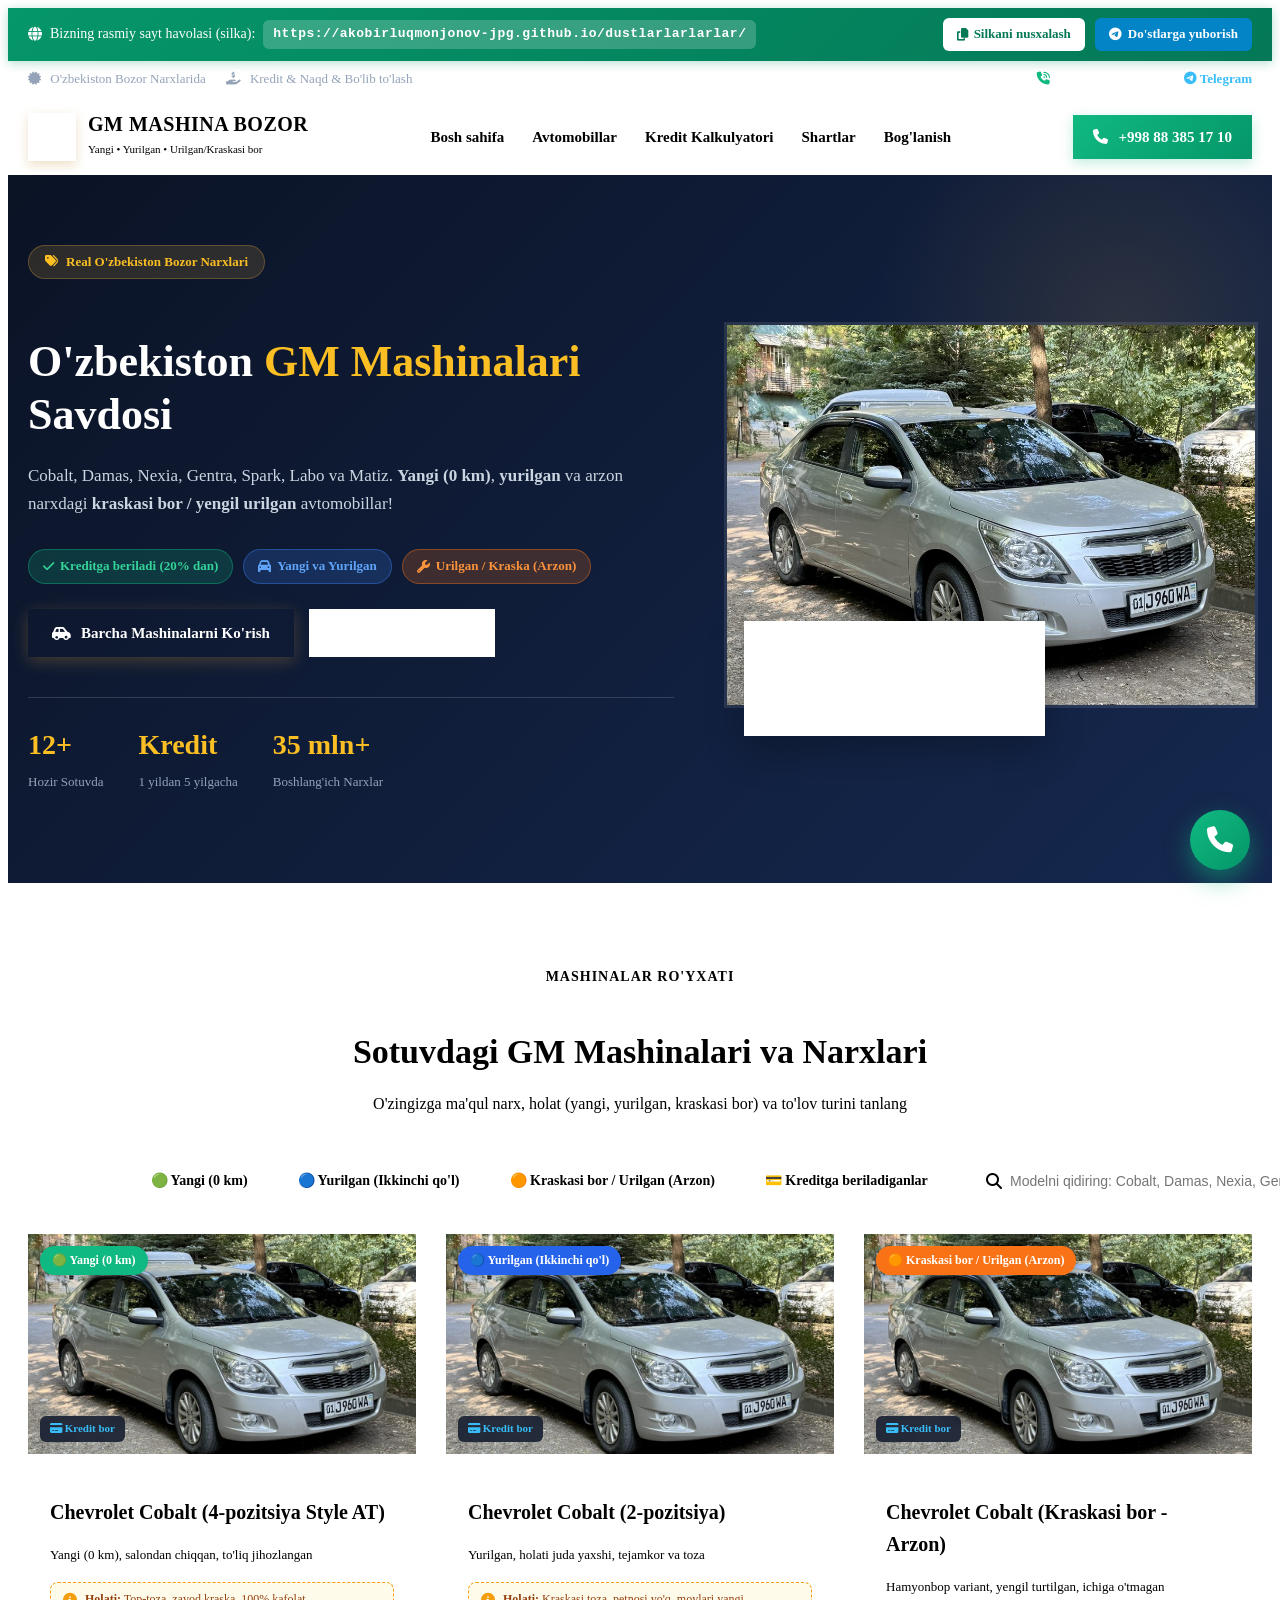
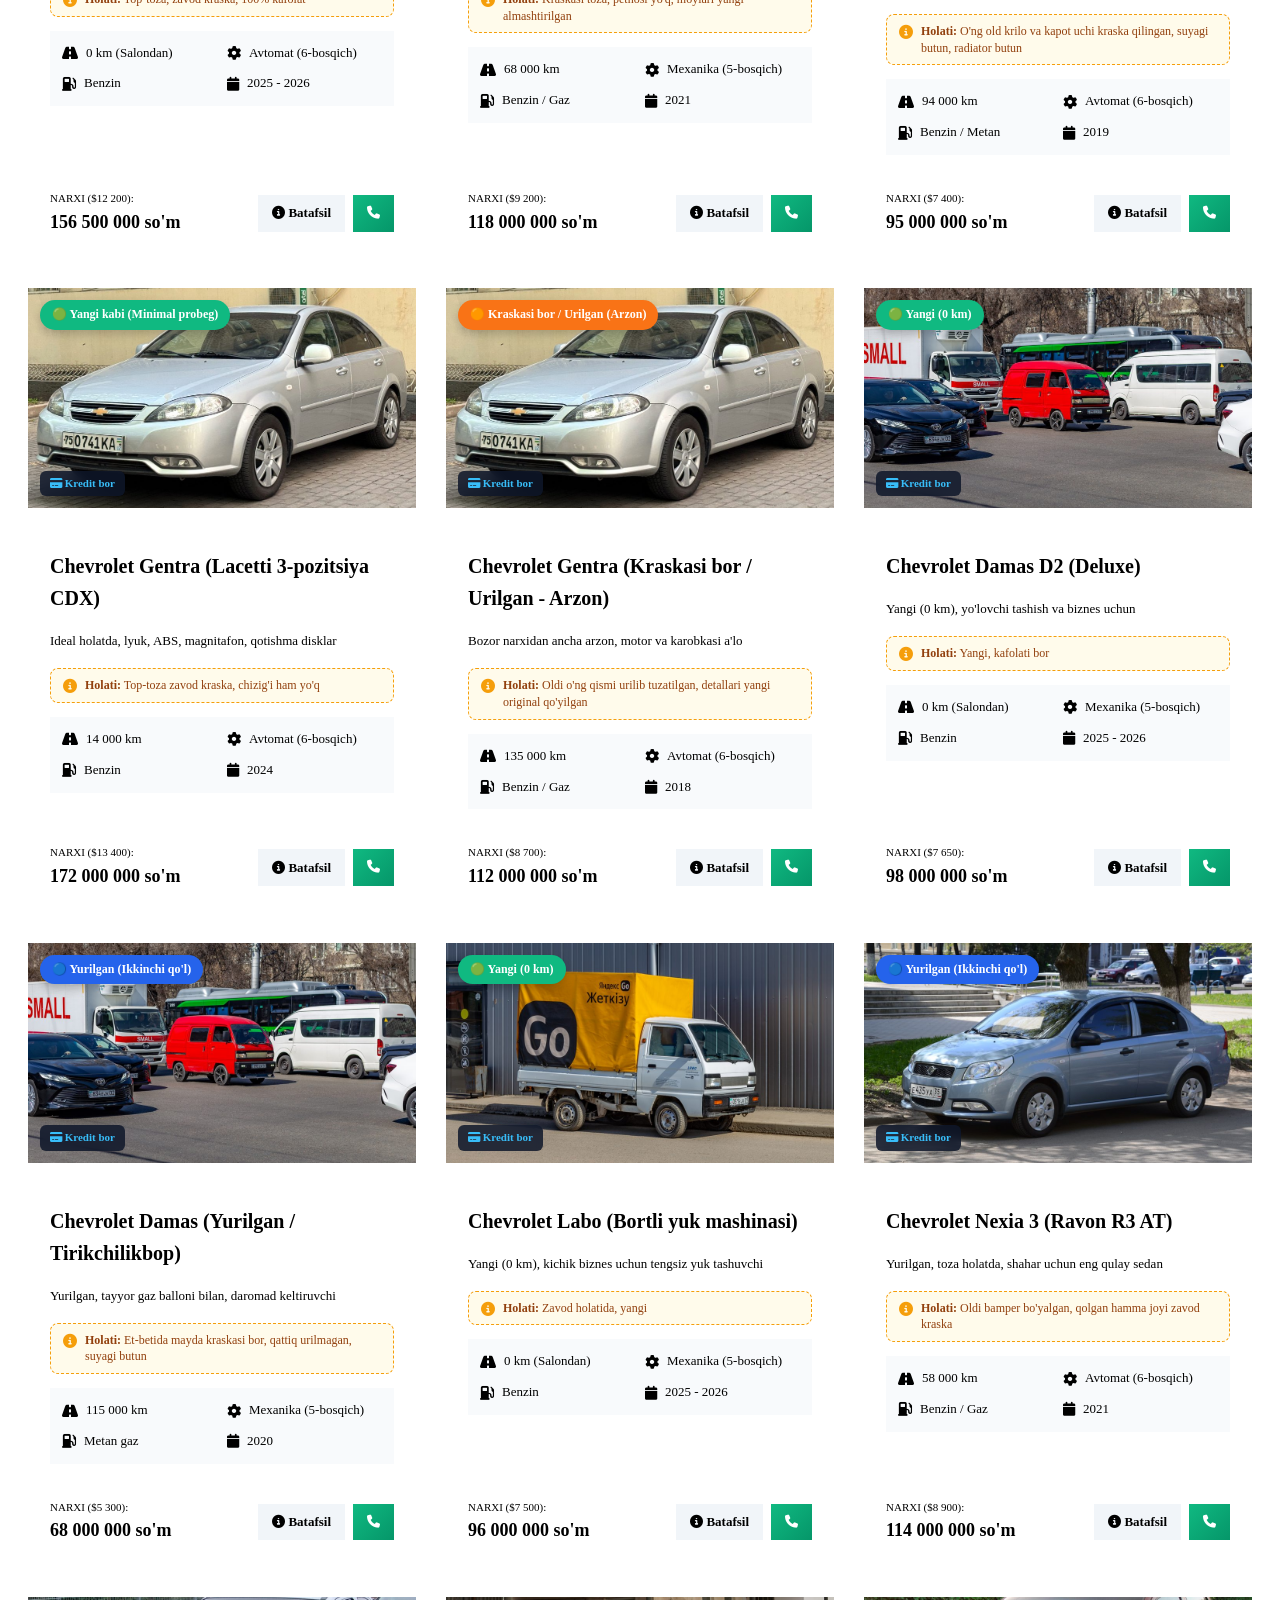
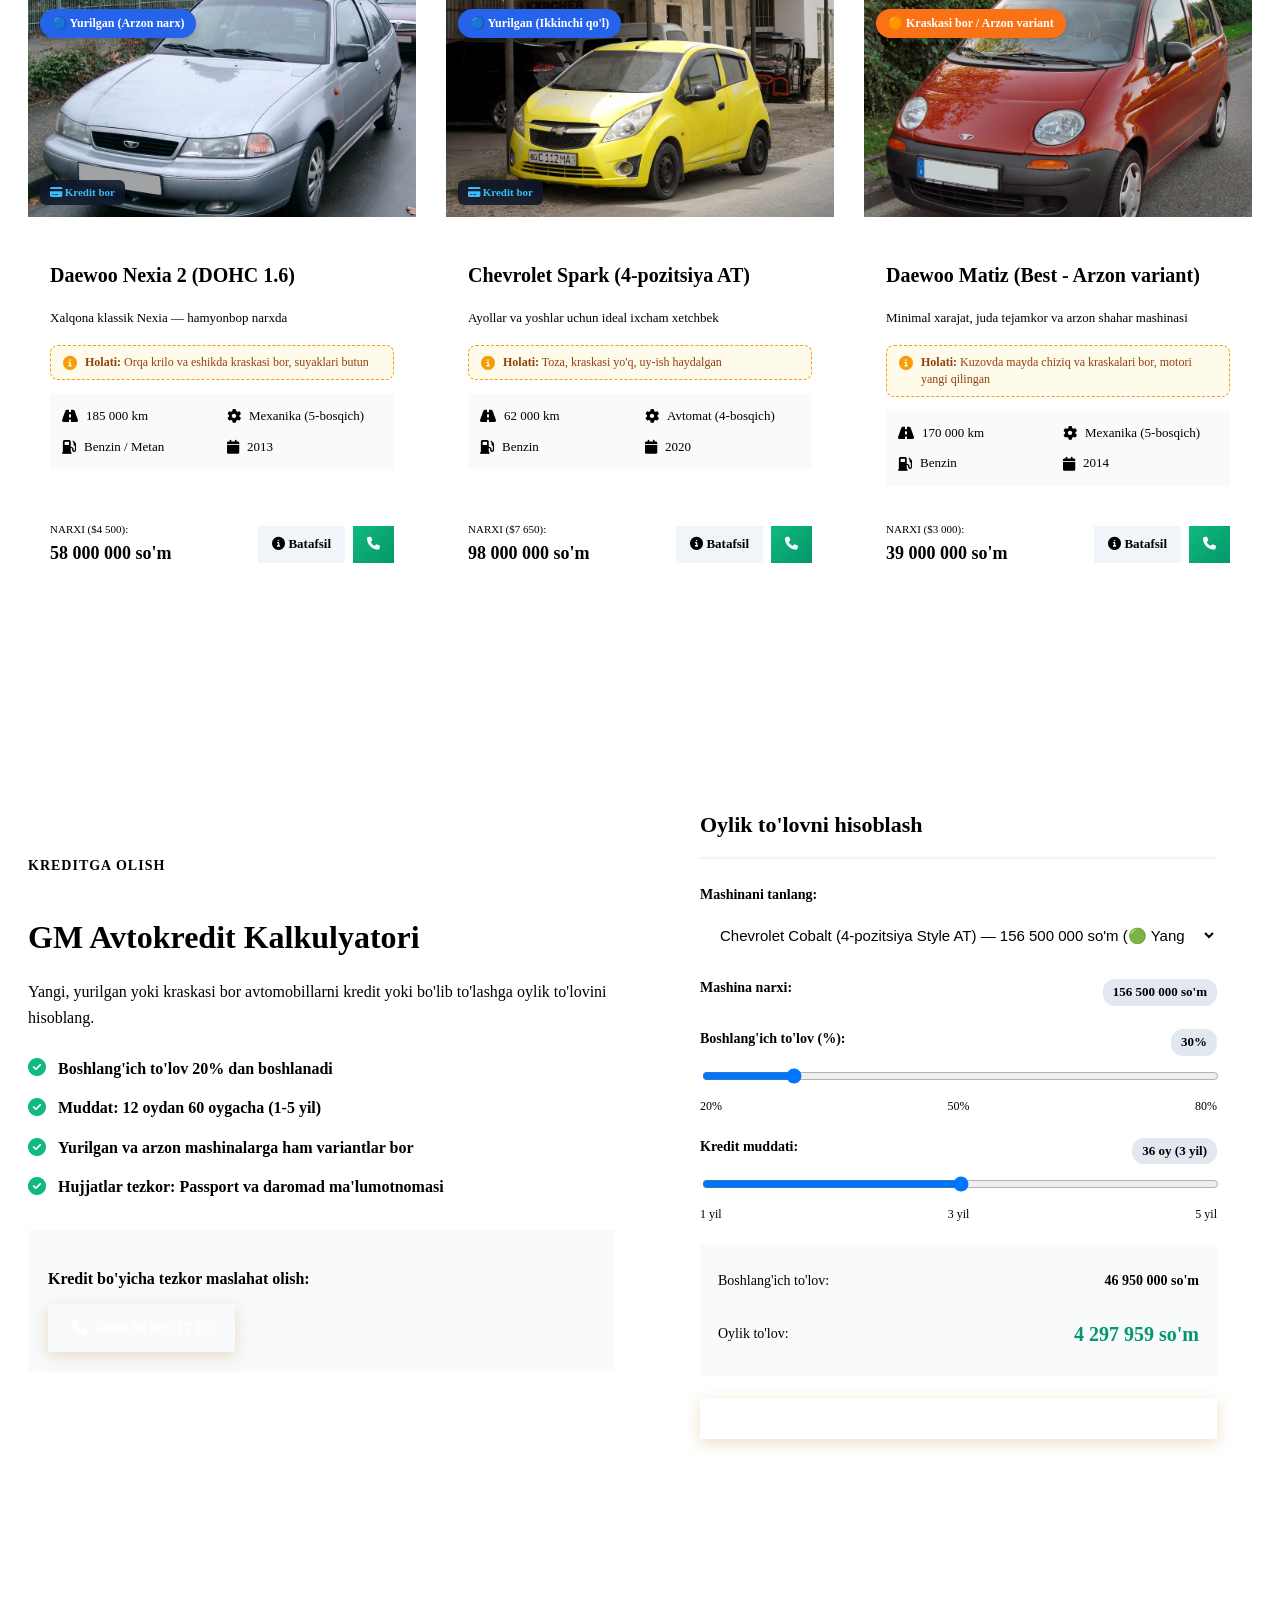
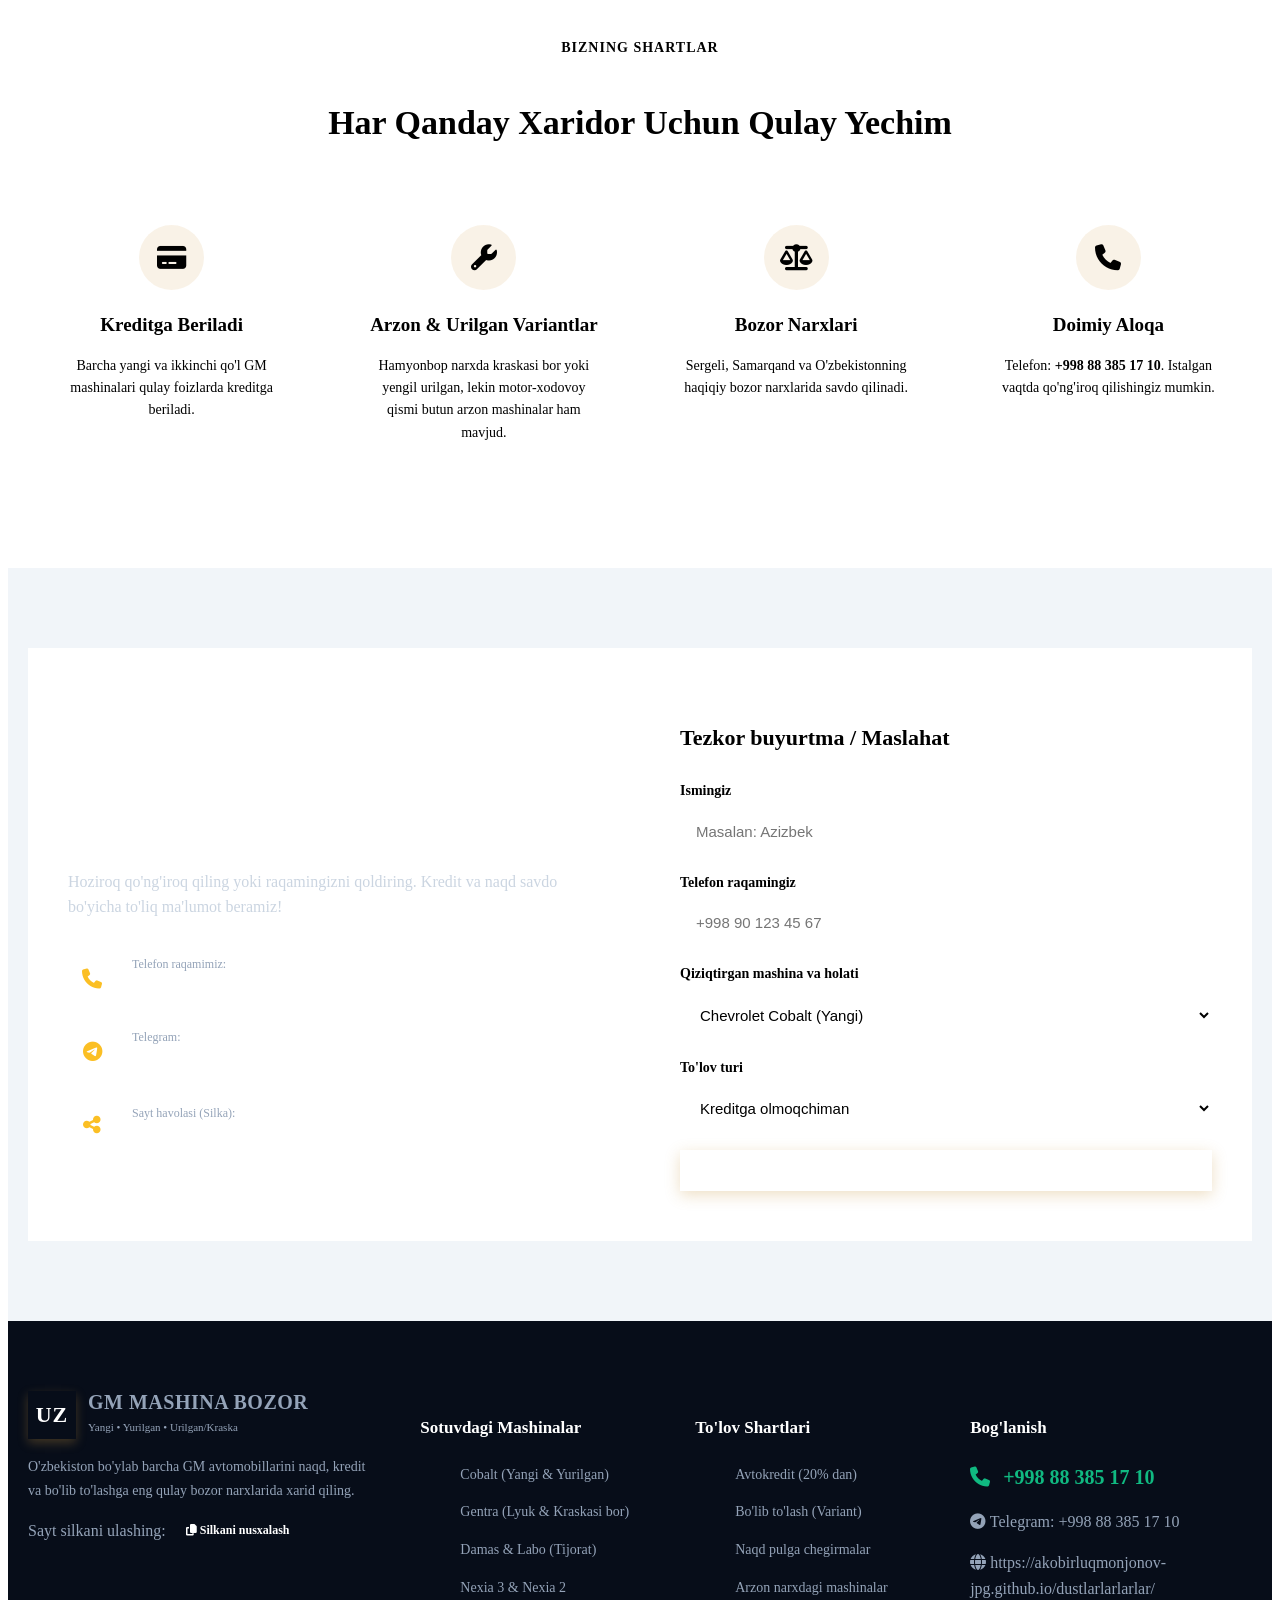
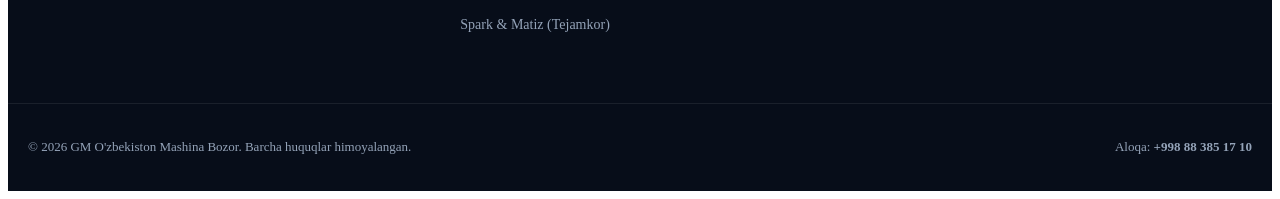
<file: index.html>
<!DOCTYPE html>
<html lang="uz">
<head>
    <meta charset="UTF-8">
    <meta name="viewport" content="width=device-width, initial-scale=1.0">
    <title>GM O'zbekiston - Mashina Bozor (Yangi, Yurilgan, Kraskasi bor)</title>
    <link rel="stylesheet" href="style.css">
    <!-- Font Awesome Icons -->
    <link rel="stylesheet" href="https://cdnjs.cloudflare.com/ajax/libs/font-awesome/6.4.0/css/all.min.css">
    <!-- Google Fonts -->
    <link href="https://fonts.googleapis.com/css2?family=Plus+Jakarta+Sans:wght@300;400;500;600;700;800&display=swap" rel="stylesheet">
</head>
<body>

    <!-- Havola (Silka) va Ulashish paneli -->
    <div class="site-link-banner">
        <div class="container site-link-content">
            <div class="link-label">
                <i class="fa-solid fa-globe"></i>
                <span>Bizning rasmiy sayt havolasi (silka):</span>
                <strong id="liveUrlText">https://akobirluqmonjonov-jpg.github.io/dustlarlarlarlar/</strong>
            </div>
            <div class="link-buttons">
                <button class="btn-copy-link" onclick="copySiteLink()">
                    <i class="fa-solid fa-copy"></i> Silkani nusxalash
                </button>
                <a href="https://t.me/share/url?url=https://akobirluqmonjonov-jpg.github.io/dustlarlarlarlar/&text=GM+Uzbekistan+mashinalar+bozori.+Kreditga+ham+beriladi.+Yangi,+yurilgan+va+urilgan+moshinalar!" target="_blank" class="btn-telegram-share">
                    <i class="fa-brands fa-telegram"></i> Do'stlarga yuborish
                </a>
            </div>
        </div>
    </div>

    <!-- Yuqori qator (Top Bar) -->
    <div class="top-bar">
        <div class="container top-bar-content">
            <div class="top-info">
                <span><i class="fa-solid fa-certificate"></i> O'zbekiston Bozor Narxlarida</span>
                <span><i class="fa-solid fa-hand-holding-dollar"></i> Kredit & Naqd & Bo'lib to'lash</span>
            </div>
            <div class="top-contacts">
                <a href="tel:+998883851710" class="phone-link">
                    <i class="fa-solid fa-phone-volume"></i> +998 88 385 17 10
                </a>
                <a href="https://t.me/+998883851710" target="_blank" class="social-top"><i class="fa-brands fa-telegram"></i> Telegram</a>
            </div>
        </div>
    </div>

    <!-- Navigatsiya -->
    <header class="main-header">
        <div class="container nav-container">
            <a href="#" class="logo">
                <div class="logo-badge">UZ</div>
                <div class="logo-text">
                    <span class="logo-title">GM MASHINA BOZOR</span>
                    <span class="logo-sub">Yangi • Yurilgan • Urilgan/Kraskasi bor</span>
                </div>
            </a>

            <nav class="nav-menu" id="navMenu">
                <a href="#home" class="nav-link active">Bosh sahifa</a>
                <a href="#cars" class="nav-link">Avtomobillar</a>
                <a href="#calculator" class="nav-link">Kredit Kalkulyatori</a>
                <a href="#advantages" class="nav-link">Shartlar</a>
                <a href="#contact" class="nav-link">Bog'lanish</a>
            </nav>

            <div class="header-action">
                <a href="tel:+998883851710" class="btn btn-call">
                    <i class="fa-solid fa-phone"></i>
                    <span>+998 88 385 17 10</span>
                </a>
                <button class="mobile-toggle" id="menuToggle">
                    <i class="fa-solid fa-bars"></i>
                </button>
            </div>
        </div>
    </header>

    <!-- Banner (Hero Section) -->
    <section class="hero" id="home">
        <div class="container hero-content">
            <div class="hero-text">
                <div class="hero-badge">
                    <i class="fa-solid fa-tags"></i> Real O'zbekiston Bozor Narxlari
                </div>
                <h1>O'zbekiston <span>GM Mashinalari</span> Savdosi</h1>
                <p>Cobalt, Damas, Nexia, Gentra, Spark, Labo va Matiz. <strong>Yangi (0 km)</strong>, <strong>yurilgan</strong> va arzon narxdagi <strong>kraskasi bor / yengil urilgan</strong> avtomobillar!</p>
                
                <div class="hero-highlights">
                    <span class="badge-pill green"><i class="fa-solid fa-check"></i> Kreditga beriladi (20% dan)</span>
                    <span class="badge-pill blue"><i class="fa-solid fa-car"></i> Yangi va Yurilgan</span>
                    <span class="badge-pill orange"><i class="fa-solid fa-wrench"></i> Urilgan / Kraska (Arzon)</span>
                </div>

                <div class="hero-buttons">
                    <a href="#cars" class="btn btn-primary">
                        <i class="fa-solid fa-car-side"></i> Barcha Mashinalarni Ko'rish
                    </a>
                    <a href="tel:+998883851710" class="btn btn-secondary">
                        <i class="fa-solid fa-phone"></i> +998 88 385 17 10
                    </a>
                </div>

                <div class="hero-stats">
                    <div class="stat-item">
                        <strong>12+</strong>
                        <span>Hozir Sotuvda</span>
                    </div>
                    <div class="stat-item">
                        <strong>Kredit</strong>
                        <span>1 yildan 5 yilgacha</span>
                    </div>
                    <div class="stat-item">
                        <strong>35 mln+</strong>
                        <span>Boshlang'ich Narxlar</span>
                    </div>
                </div>
            </div>

            <div class="hero-image-card">
                <img src="images/cobalt.jpg" alt="GM Mashinalari" class="hero-img">
                <div class="hero-floating-card">
                    <i class="fa-solid fa-hand-holding-dollar"></i>
                    <div>
                        <h4>Kredit & Bo'lib To'lash</h4>
                        <p>Barcha GM modellari uchun qulay shartlar</p>
                    </div>
                </div>
            </div>
        </div>
    </section>

    <!-- Filtr va Katalog -->
    <section class="catalog-section" id="cars">
        <div class="container">
            <div class="section-header text-center">
                <span class="sub-heading">Mashinalar Ro'yxati</span>
                <h2>Sotuvdagi GM Mashinalari va Narxlari</h2>
                <p>O'zingizga ma'qul narx, holat (yangi, yurilgan, kraskasi bor) va to'lov turini tanlang</p>
            </div>

            <div class="filter-controls">
                <div class="category-tabs" id="statusTabs">
                    <button class="tab-btn active" data-filter="all">Barchasi</button>
                    <button class="tab-btn" data-filter="yangi">🟢 Yangi (0 km)</button>
                    <button class="tab-btn" data-filter="yurilgan">🔵 Yurilgan (Ikkinchi qo'l)</button>
                    <button class="tab-btn" data-filter="urilgan">🟠 Kraskasi bor / Urilgan (Arzon)</button>
                    <button class="tab-btn" data-filter="kredit">💳 Kreditga beriladiganlar</button>
                </div>

                <div class="search-box">
                    <i class="fa-solid fa-magnifying-glass"></i>
                    <input type="text" id="carSearch" placeholder="Modelni qidiring: Cobalt, Damas, Nexia, Gentra...">
                </div>
            </div>

            <!-- Avtomobillar ro'yxati -->
            <div class="cars-grid" id="carsGrid">
                <!-- Javascript orqali to'ldiriladi -->
            </div>
        </div>
    </section>

    <!-- Kredit Kalkulyatori -->
    <section class="calculator-section" id="calculator">
        <div class="container">
            <div class="calculator-wrapper">
                <div class="calculator-info">
                    <span class="sub-heading">Kreditga Olish</span>
                    <h2>GM Avtokredit Kalkulyatori</h2>
                    <p>Yangi, yurilgan yoki kraskasi bor avtomobillarni kredit yoki bo'lib to'lashga oylik to'lovini hisoblang.</p>
                    
                    <div class="calc-benefits">
                        <div class="benefit-row">
                            <i class="fa-solid fa-check-circle"></i>
                            <span>Boshlang'ich to'lov 20% dan boshlanadi</span>
                        </div>
                        <div class="benefit-row">
                            <i class="fa-solid fa-check-circle"></i>
                            <span>Muddat: 12 oydan 60 oygacha (1-5 yil)</span>
                        </div>
                        <div class="benefit-row">
                            <i class="fa-solid fa-check-circle"></i>
                            <span>Yurilgan va arzon mashinalarga ham variantlar bor</span>
                        </div>
                        <div class="benefit-row">
                            <i class="fa-solid fa-check-circle"></i>
                            <span>Hujjatlar tezkor: Passport va daromad ma'lumotnomasi</span>
                        </div>
                    </div>

                    <div class="calc-phone-box">
                        <p>Kredit bo'yicha tezkor maslahat olish:</p>
                        <a href="tel:+998883851710" class="btn btn-primary">
                            <i class="fa-solid fa-phone"></i> +998 88 385 17 10
                        </a>
                    </div>
                </div>

                <div class="calculator-card">
                    <h3>Oylik to'lovni hisoblash</h3>
                    
                    <div class="form-group">
                        <label>Mashinani tanlang:</label>
                        <select id="calcCarSelect" class="form-control">
                            <!-- Javascript orqali yuklanadi -->
                        </select>
                    </div>

                    <div class="form-group">
                        <div class="label-with-val">
                            <label>Mashina narxi:</label>
                            <span id="calcCarPriceDisplay" class="value-badge">0 so'm</span>
                        </div>
                    </div>

                    <div class="form-group">
                        <div class="label-with-val">
                            <label>Boshlang'ich to'lov (%):</label>
                            <span id="initialPercentDisplay" class="value-badge">30%</span>
                        </div>
                        <input type="range" id="initialPercent" min="20" max="80" step="5" value="30">
                        <div class="range-labels">
                            <span>20%</span>
                            <span>50%</span>
                            <span>80%</span>
                        </div>
                    </div>

                    <div class="form-group">
                        <div class="label-with-val">
                            <label>Kredit muddati:</label>
                            <span id="loanTermDisplay" class="value-badge">36 oy (3 yil)</span>
                        </div>
                        <input type="range" id="loanTerm" min="12" max="60" step="12" value="36">
                        <div class="range-labels">
                            <span>1 yil</span>
                            <span>3 yil</span>
                            <span>5 yil</span>
                        </div>
                    </div>

                    <div class="calc-result-box">
                        <div class="result-item">
                            <span>Boshlang'ich to'lov:</span>
                            <strong id="downPaymentAmount">0 so'm</strong>
                        </div>
                        <div class="result-item highlight">
                            <span>Oylik to'lov:</span>
                            <strong id="monthlyPaymentAmount">0 so'm</strong>
                        </div>
                    </div>

                    <button class="btn btn-primary btn-block" onclick="orderLoanCall()">
                        <i class="fa-solid fa-paper-plane"></i> Ushbu shartda kreditga ariza berish
                    </button>
                </div>
            </div>
        </div>
    </section>

    <!-- Afzalliklar / Nega biz? -->
    <section class="advantages-section" id="advantages">
        <div class="container">
            <div class="section-header text-center">
                <span class="sub-heading">Bizning Shartlar</span>
                <h2>Har Qanday Xaridor Uchun Qulay Yechim</h2>
            </div>

            <div class="advantages-grid">
                <div class="adv-card">
                    <div class="adv-icon">
                        <i class="fa-solid fa-credit-card"></i>
                    </div>
                    <h3>Kreditga Beriladi</h3>
                    <p>Barcha yangi va ikkinchi qo'l GM mashinalari qulay foizlarda kreditga beriladi.</p>
                </div>

                <div class="adv-card">
                    <div class="adv-icon">
                        <i class="fa-solid fa-wrench"></i>
                    </div>
                    <h3>Arzon & Urilgan Variantlar</h3>
                    <p>Hamyonbop narxda kraskasi bor yoki yengil urilgan, lekin motor-xodovoy qismi butun arzon mashinalar ham mavjud.</p>
                </div>

                <div class="adv-card">
                    <div class="adv-icon">
                        <i class="fa-solid fa-scale-balanced"></i>
                    </div>
                    <h3>Bozor Narxlari</h3>
                    <p>Sergeli, Samarqand va O'zbekistonning haqiqiy bozor narxlarida savdo qilinadi.</p>
                </div>

                <div class="adv-card">
                    <div class="adv-icon">
                        <i class="fa-solid fa-phone"></i>
                    </div>
                    <h3>Doimiy Aloqa</h3>
                    <p>Telefon: <strong>+998 88 385 17 10</strong>. Istalgan vaqtda qo'ng'iroq qilishingiz mumkin.</p>
                </div>
            </div>
        </div>
    </section>

    <!-- Bog'lanish / Buyurtma formasi -->
    <section class="contact-section" id="contact">
        <div class="container">
            <div class="contact-box">
                <div class="contact-info">
                    <span class="sub-heading">Bog'lanish</span>
                    <h2>Mashina sotib olmoqchimisiz yoki sotmoqchimisiz?</h2>
                    <p>Hoziroq qo'ng'iroq qiling yoki raqamingizni qoldiring. Kredit va naqd savdo bo'yicha to'liq ma'lumot beramiz!</p>
                    
                    <div class="contact-details">
                        <div class="contact-row">
                            <i class="fa-solid fa-phone"></i>
                            <div>
                                <span>Telefon raqamimiz:</span>
                                <a href="tel:+998883851710">+998 88 385 17 10</a>
                            </div>
                        </div>

                        <div class="contact-row">
                            <i class="fa-brands fa-telegram"></i>
                            <div>
                                <span>Telegram:</span>
                                <a href="https://t.me/+998883851710" target="_blank">+998 88 385 17 10</a>
                            </div>
                        </div>

                        <div class="contact-row">
                            <i class="fa-solid fa-share-nodes"></i>
                            <div>
                                <span>Sayt havolasi (Silka):</span>
                                <p style="font-size: 14px; word-break: break-all;">https://akobirluqmonjonov-jpg.github.io/dustlarlarlarlar/</p>
                            </div>
                        </div>
                    </div>
                </div>

                <div class="contact-form-card">
                    <h3>Tezkor buyurtma / Maslahat</h3>
                    <form id="leadForm" onsubmit="handleLeadSubmit(event)">
                        <div class="form-group">
                            <label>Ismingiz</label>
                            <input type="text" id="userName" required placeholder="Masalan: Azizbek" class="form-control">
                        </div>

                        <div class="form-group">
                            <label>Telefon raqamingiz</label>
                            <input type="tel" id="userPhone" required placeholder="+998 90 123 45 67" class="form-control">
                        </div>

                        <div class="form-group">
                            <label>Qiziqtirgan mashina va holati</label>
                            <select id="userCar" class="form-control">
                                <option value="Cobalt Yangi">Chevrolet Cobalt (Yangi)</option>
                                <option value="Cobalt Yurilgan">Chevrolet Cobalt (Yurilgan)</option>
                                <option value="Cobalt Urilgan/Kraska">Chevrolet Cobalt (Kraskasi bor - Arzon)</option>
                                <option value="Gentra Yangi">Chevrolet Gentra (Yangi / Ideal)</option>
                                <option value="Gentra Kraskasi bor">Chevrolet Gentra (Kraskasi bor - Arzon)</option>
                                <option value="Damas Yangi">Chevrolet Damas (Yangi)</option>
                                <option value="Damas Yurilgan">Chevrolet Damas (Yurilgan)</option>
                                <option value="Labo">Chevrolet Labo</option>
                                <option value="Nexia 3">Chevrolet Nexia 3</option>
                                <option value="Nexia 2">Daewoo Nexia 2</option>
                                <option value="Spark">Chevrolet Spark</option>
                                <option value="Matiz">Daewoo Matiz (Arzon)</option>
                            </select>
                        </div>

                        <div class="form-group">
                            <label>To'lov turi</label>
                            <select id="userPayType" class="form-control">
                                <option value="Kredit">Kreditga olmoqchiman</option>
                                <option value="Naqd">Naqd pulga sotib olaman</option>
                                <option value="Variant">Bo'lib to'lash (Variantga)</option>
                            </select>
                        </div>

                        <button type="submit" class="btn btn-primary btn-block">
                            <i class="fa-solid fa-paper-plane"></i> Murojaatni Yuborish
                        </button>
                    </form>
                    <div id="formSuccessMessage" class="success-message" style="display: none;">
                        <i class="fa-solid fa-circle-check"></i>
                        <h4>Rahmat! Murojaatingiz qabul qilindi.</h4>
                        <p>Mutaxassisimiz tez orada <strong>+998 88 385 17 10</strong> raqamidan sizga qo'ng'iroq qiladi!</p>
                    </div>
                </div>
            </div>
        </div>
    </section>

    <!-- Footer -->
    <footer class="main-footer">
        <div class="container footer-content">
            <div class="footer-col">
                <div class="logo">
                    <div class="logo-badge">UZ</div>
                    <div class="logo-text">
                        <span class="logo-title">GM MASHINA BOZOR</span>
                        <span class="logo-sub">Yangi • Yurilgan • Urilgan/Kraska</span>
                    </div>
                </div>
                <p class="footer-desc">O'zbekiston bo'ylab barcha GM avtomobillarini naqd, kredit va bo'lib to'lashga eng qulay bozor narxlarida xarid qiling.</p>
                <div class="footer-share-box">
                    <span>Sayt silkani ulashing:</span>
                    <button onclick="copySiteLink()" class="btn-copy-small"><i class="fa-solid fa-copy"></i> Silkani nusxalash</button>
                </div>
            </div>

            <div class="footer-col">
                <h4>Sotuvdagi Mashinalar</h4>
                <ul class="footer-links">
                    <li><a href="#cars">Cobalt (Yangi & Yurilgan)</a></li>
                    <li><a href="#cars">Gentra (Lyuk & Kraskasi bor)</a></li>
                    <li><a href="#cars">Damas & Labo (Tijorat)</a></li>
                    <li><a href="#cars">Nexia 3 & Nexia 2</a></li>
                    <li><a href="#cars">Spark & Matiz (Tejamkor)</a></li>
                </ul>
            </div>

            <div class="footer-col">
                <h4>To'lov Shartlari</h4>
                <ul class="footer-links">
                    <li><a href="#calculator">Avtokredit (20% dan)</a></li>
                    <li><a href="#calculator">Bo'lib to'lash (Variant)</a></li>
                    <li><a href="#cars">Naqd pulga chegirmalar</a></li>
                    <li><a href="#advantages">Arzon narxdagi mashinalar</a></li>
                </ul>
            </div>

            <div class="footer-col">
                <h4>Bog'lanish</h4>
                <p class="footer-phone-big">
                    <i class="fa-solid fa-phone"></i>
                    <a href="tel:+998883851710">+998 88 385 17 10</a>
                </p>
                <p><i class="fa-brands fa-telegram"></i> Telegram: +998 88 385 17 10</p>
                <p><i class="fa-solid fa-globe"></i> https://akobirluqmonjonov-jpg.github.io/dustlarlarlarlar/</p>
            </div>
        </div>
        
        <div class="footer-bottom">
            <div class="container footer-bottom-inner">
                <p>&copy; 2026 GM O'zbekiston Mashina Bozor. Barcha huquqlar himoyalangan.</p>
                <p>Aloqa: <strong>+998 88 385 17 10</strong></p>
            </div>
        </div>
    </footer>

    <!-- Modal -->
    <div class="modal" id="carModal">
        <div class="modal-overlay" onclick="closeModal()"></div>
        <div class="modal-content">
            <button class="modal-close" onclick="closeModal()"><i class="fa-solid fa-xmark"></i></button>
            <div class="modal-body" id="modalBody"></div>
        </div>
    </div>

    <!-- Suzuvchi qo'ng'iroq tugmasi -->
    <a href="tel:+998883851710" class="floating-call-btn" title="+998 88 385 17 10">
        <i class="fa-solid fa-phone"></i>
        <span class="call-tooltip">Qo'ng'iroq: +998 88 385 17 10</span>
    </a>

    <script src="app.js"></script>
</body>
</html>
</file>
<file: style.css>
/* ======== SAYT LINKI VA ULASHISH BANNERI ======== */
.site-link-banner {
    background: linear-gradient(135deg, #059669 0%, #047857 100%);
    color: #ffffff;
    padding: 10px 0;
    box-shadow: 0 2px 10px rgba(5, 150, 105, 0.3);
}

.site-link-content {
    display: flex;
    justify-content: space-between;
    align-items: center;
    flex-wrap: wrap;
    gap: 12px;
}

.link-label {
    display: flex;
    align-items: center;
    gap: 8px;
    font-size: 14px;
}

.link-label strong {
    background: rgba(255, 255, 255, 0.2);
    padding: 4px 10px;
    border-radius: 6px;
    font-family: monospace;
    font-size: 13px;
    letter-spacing: 0.5px;
}

.link-buttons {
    display: flex;
    gap: 10px;
}

.btn-copy-link {
    background: #ffffff;
    color: #047857;
    font-weight: 700;
    padding: 6px 14px;
    border-radius: 6px;
    font-size: 13px;
    display: inline-flex;
    align-items: center;
    gap: 6px;
}

.btn-copy-link:hover {
    background: #f1f5f9;
    transform: translateY(-1px);
}

.btn-telegram-share {
    background: #0284c7;
    color: #ffffff;
    font-weight: 700;
    padding: 6px 14px;
    border-radius: 6px;
    font-size: 13px;
    display: inline-flex;
    align-items: center;
    gap: 6px;
}

.btn-telegram-share:hover {
    background: #0369a1;
    transform: translateY(-1px);
}

/* ======== CAR CONDITION BADGES ======== */
.car-condition-badge {
    position: absolute;
    top: 12px;
    left: 12px;
    padding: 5px 12px;
    border-radius: 20px;
    font-size: 12px;
    font-weight: 800;
    box-shadow: 0 4px 10px rgba(0,0,0,0.2);
}

.badge-new {
    background: #10b981;
    color: #ffffff;
}

.badge-used {
    background: #2563eb;
    color: #ffffff;
}

.badge-damaged {
    background: #f97316;
    color: #ffffff;
}

.car-credit-badge {
    position: absolute;
    bottom: 12px;
    left: 12px;
    background: rgba(15, 23, 42, 0.85);
    color: #38bdf8;
    padding: 4px 10px;
    border-radius: 6px;
    font-size: 11px;
    font-weight: 700;
    backdrop-filter: blur(4px);
}

.car-damage-box {
    background: #fffbeb;
    border: 1px dashed #f59e0b;
    color: #92400e;
    padding: 8px 12px;
    border-radius: 8px;
    font-size: 12px;
    margin-bottom: 14px;
    display: flex;
    align-items: flex-start;
    gap: 8px;
    line-height: 1.4;
}

.car-damage-box i {
    color: #f59e0b;
    margin-top: 2px;
    font-size: 14px;
}

.hero-highlights {
    display: flex;
    flex-wrap: wrap;
    gap: 10px;
    margin-bottom: 25px;
}

.badge-pill {
    padding: 6px 14px;
    border-radius: 20px;
    font-size: 13px;
    font-weight: 700;
    display: inline-flex;
    align-items: center;
    gap: 6px;
}

.badge-pill.green {
    background: rgba(16, 185, 129, 0.2);
    color: #34d399;
    border: 1px solid rgba(16, 185, 129, 0.4);
}

.badge-pill.blue {
    background: rgba(59, 130, 246, 0.2);
    color: #60a5fa;
    border: 1px solid rgba(59, 130, 246, 0.4);
}

.badge-pill.orange {
    background: rgba(249, 115, 22, 0.2);
    color: #fb923c;
    border: 1px solid rgba(249, 115, 22, 0.4);
}

.footer-share-box {
    margin-top: 15px;
    display: flex;
    align-items: center;
    gap: 10px;
}

.btn-copy-small {
    background: var(--accent-gold);
    color: #ffffff;
    padding: 5px 10px;
    border-radius: 4px;
    font-size: 12px;
    font-weight: 600;
}


html {
    scroll-behavior: smooth;
}

body {
    background-color: var(--light-bg);
    color: var(--text-main);
    line-height: 1.6;
    overflow-x: hidden;
}

.container {
    max-width: 1240px;
    margin: 0 auto;
    padding: 0 20px;
}

a {
    text-decoration: none;
    color: inherit;
    transition: var(--transition);
}

ul {
    list-style: none;
}

button {
    font-family: inherit;
    border: none;
    cursor: pointer;
    background: none;
    transition: var(--transition);
}

/* ======== TUGMALAR ======== */
.btn {
    display: inline-flex;
    align-items: center;
    justify-content: center;
    gap: 10px;
    padding: 12px 24px;
    border-radius: var(--radius-sm);
    font-size: 15px;
    font-weight: 600;
    cursor: pointer;
    transition: var(--transition);
}

.btn-primary {
    background: linear-gradient(135deg, var(--accent-gold), var(--accent-gold-hover));
    color: #ffffff;
    box-shadow: 0 4px 15px rgba(200, 150, 62, 0.3);
}

.btn-primary:hover {
    transform: translateY(-2px);
    box-shadow: 0 6px 20px rgba(200, 150, 62, 0.45);
}

.btn-secondary {
    background: #ffffff;
    color: var(--primary-color);
    border: 2px solid var(--primary-color);
}

.btn-secondary:hover {
    background: var(--primary-color);
    color: #ffffff;
    transform: translateY(-2px);
}

.btn-call {
    background: linear-gradient(135deg, #10b981, #059669);
    color: #ffffff;
    padding: 10px 20px;
    box-shadow: 0 4px 12px rgba(16, 185, 129, 0.25);
}

.btn-call:hover {
    background: #059669;
    transform: translateY(-2px);
}

.btn-block {
    width: 100%;
}

/* ======== TOP BAR ======== */
.top-bar {
    background: var(--dark-bg);
    color: #94a3b8;
    font-size: 13px;
    padding: 8px 0;
    border-bottom: 1px solid rgba(255, 255, 255, 0.08);
}

.top-bar-content {
    display: flex;
    justify-content: space-between;
    align-items: center;
}

.top-info {
    display: flex;
    gap: 20px;
}

.top-info span i {
    color: var(--accent-gold);
    margin-right: 6px;
}

.top-contacts {
    display: flex;
    align-items: center;
    gap: 18px;
}

.phone-link {
    color: #ffffff;
    font-weight: 700;
    letter-spacing: 0.5px;
}

.phone-link i {
    color: #10b981;
    margin-right: 5px;
}

.social-top {
    color: #38bdf8;
    font-weight: 600;
}

/* ======== HEADER & NAV ======== */
.main-header {
    background: #ffffff;
    position: sticky;
    top: 0;
    z-index: 1000;
    box-shadow: var(--shadow-sm);
}

.nav-container {
    display: flex;
    align-items: center;
    justify-content: space-between;
    padding: 14px 20px;
}

.logo {
    display: flex;
    align-items: center;
    gap: 12px;
}

.logo-badge {
    background: linear-gradient(135deg, var(--accent-gold), #966b1e);
    color: #ffffff;
    font-weight: 900;
    font-size: 22px;
    width: 48px;
    height: 48px;
    display: flex;
    align-items: center;
    justify-content: center;
    border-radius: var(--radius-sm);
    letter-spacing: 1px;
    box-shadow: 0 4px 10px rgba(200, 150, 62, 0.3);
}

.logo-title {
    display: block;
    font-size: 20px;
    font-weight: 800;
    color: var(--primary-color);
    letter-spacing: 0.5px;
    line-height: 1.1;
}

.logo-sub {
    font-size: 11px;
    color: var(--text-muted);
    font-weight: 500;
}

.nav-menu {
    display: flex;
    gap: 28px;
}

.nav-link {
    font-weight: 600;
    font-size: 15px;
    color: var(--text-main);
    position: relative;
    padding: 5px 0;
}

.nav-link:hover, .nav-link.active {
    color: var(--accent-gold);
}

.nav-link.active::after {
    content: '';
    position: absolute;
    bottom: -2px;
    left: 0;
    width: 100%;
    height: 3px;
    background: var(--accent-gold);
    border-radius: 2px;
}

.header-action {
    display: flex;
    align-items: center;
    gap: 15px;
}

.mobile-toggle {
    display: none;
    font-size: 24px;
    color: var(--primary-color);
}

/* ======== HERO SECTION ======== */
.hero {
    background: linear-gradient(135deg, #0b1325 0%, #15284f 100%);
    color: #ffffff;
    padding: 70px 0 90px;
    position: relative;
    overflow: hidden;
}

.hero::after {
    content: '';
    position: absolute;
    width: 500px;
    height: 500px;
    background: radial-gradient(circle, rgba(200, 150, 62, 0.15) 0%, rgba(0,0,0,0) 70%);
    top: -100px;
    right: -100px;
    border-radius: 50%;
}

.hero-content {
    display: grid;
    grid-template-columns: 1.1fr 0.9fr;
    align-items: center;
    gap: 50px;
    position: relative;
    z-index: 2;
}

.hero-badge {
    display: inline-flex;
    align-items: center;
    gap: 8px;
    background: rgba(200, 150, 62, 0.18);
    color: #fbbf24;
    border: 1px solid rgba(200, 150, 62, 0.35);
    padding: 6px 16px;
    border-radius: 30px;
    font-size: 13px;
    font-weight: 700;
    margin-bottom: 20px;
}

.hero-text h1 {
    font-size: 44px;
    font-weight: 800;
    line-height: 1.2;
    margin-bottom: 20px;
}

.hero-text h1 span {
    color: #fbbf24;
}

.hero-text p {
    font-size: 17px;
    color: #cbd5e1;
    margin-bottom: 30px;
    line-height: 1.7;
}

.hero-buttons {
    display: flex;
    gap: 15px;
    margin-bottom: 40px;
}

.hero-stats {
    display: flex;
    gap: 35px;
    padding-top: 25px;
    border-top: 1px solid rgba(255, 255, 255, 0.15);
}

.stat-item strong {
    display: block;
    font-size: 28px;
    color: #fbbf24;
}

.stat-item span {
    font-size: 13px;
    color: #94a3b8;
}

.hero-image-card {
    position: relative;
}

.hero-img {
    width: 100%;
    height: 380px;
    object-fit: cover;
    border-radius: var(--radius-lg);
    box-shadow: var(--shadow-lg);
    border: 3px solid rgba(255, 255, 255, 0.1);
}

.hero-floating-card {
    position: absolute;
    bottom: -20px;
    left: 20px;
    background: #ffffff;
    color: var(--text-main);
    padding: 16px 22px;
    border-radius: var(--radius-md);
    display: flex;
    align-items: center;
    gap: 15px;
    box-shadow: 0 15px 35px rgba(0, 0, 0, 0.25);
}

.hero-floating-card i {
    font-size: 32px;
    color: var(--accent-gold);
}

.hero-floating-card h4 {
    font-size: 15px;
    font-weight: 700;
}

.hero-floating-card p {
    font-size: 12px;
    color: var(--text-muted);
    margin: 0;
}

/* ======== SIKLLAR & SARLAVHALAR ======== */
.sub-heading {
    display: inline-block;
    color: var(--accent-gold);
    font-size: 14px;
    font-weight: 700;
    text-transform: uppercase;
    letter-spacing: 1px;
    margin-bottom: 8px;
}

.section-header {
    margin-bottom: 45px;
}

.section-header h2 {
    font-size: 34px;
    font-weight: 800;
    color: var(--primary-color);
    margin-bottom: 12px;
}

.section-header p {
    color: var(--text-muted);
    font-size: 16px;
    max-width: 600px;
    margin: 0 auto;
}

.text-center {
    text-align: center;
}

/* ======== KATALOG VA FILTR ======== */
.catalog-section {
    padding: 80px 0;
}

.filter-controls {
    display: flex;
    justify-content: space-between;
    align-items: center;
    flex-wrap: wrap;
    gap: 20px;
    margin-bottom: 35px;
}

.category-tabs {
    display: flex;
    gap: 10px;
    flex-wrap: wrap;
}

.tab-btn {
    padding: 10px 20px;
    background: #ffffff;
    border: 1px solid var(--border-color);
    border-radius: 30px;
    font-size: 14px;
    font-weight: 600;
    color: var(--text-muted);
    cursor: pointer;
    box-shadow: var(--shadow-sm);
}

.tab-btn:hover, .tab-btn.active {
    background: var(--primary-color);
    color: #ffffff;
    border-color: var(--primary-color);
}

.search-box {
    position: relative;
    min-width: 280px;
}

.search-box i {
    position: absolute;
    left: 14px;
    top: 50%;
    transform: translateY(-50%);
    color: var(--text-muted);
}

.search-box input {
    width: 100%;
    padding: 10px 15px 10px 38px;
    border: 1px solid var(--border-color);
    border-radius: 30px;
    outline: none;
    font-size: 14px;
    background: #ffffff;
    transition: var(--transition);
}

.search-box input:focus {
    border-color: var(--primary-color);
    box-shadow: 0 0 0 3px rgba(15, 44, 89, 0.1);
}

/* ======== CAR CARDS ======== */
.cars-grid {
    display: grid;
    grid-template-columns: repeat(auto-fill, minmax(350px, 1fr));
    gap: 30px;
}

.car-card {
    background: #ffffff;
    border-radius: var(--radius-md);
    overflow: hidden;
    box-shadow: var(--shadow-sm);
    border: 1px solid var(--border-color);
    transition: var(--transition);
    display: flex;
    flex-direction: column;
}

.car-card:hover {
    transform: translateY(-6px);
    box-shadow: var(--shadow-lg);
    border-color: rgba(200, 150, 62, 0.35);
}

.car-image-box {
    position: relative;
    height: 220px;
    overflow: hidden;
    background: #f1f5f9;
}

.car-image-box img {
    width: 100%;
    height: 100%;
    object-fit: cover;
    transition: transform 0.5s ease;
}

.car-card:hover .car-image-box img {
    transform: scale(1.06);
}

.car-tag {
    position: absolute;
    top: 12px;
    left: 12px;
    background: var(--primary-color);
    color: #ffffff;
    padding: 4px 12px;
    border-radius: 20px;
    font-size: 11px;
    font-weight: 700;
    letter-spacing: 0.5px;
    text-transform: uppercase;
}

.car-badge-gm {
    position: absolute;
    top: 12px;
    right: 12px;
    background: rgba(0, 0, 0, 0.7);
    color: #fbbf24;
    padding: 4px 10px;
    border-radius: 20px;
    font-size: 11px;
    font-weight: 700;
    backdrop-filter: blur(4px);
}

.car-body {
    padding: 22px;
    flex: 1;
    display: flex;
    flex-direction: column;
}

.car-title {
    font-size: 20px;
    font-weight: 800;
    color: var(--primary-color);
    margin-bottom: 4px;
}

.car-subtitle {
    font-size: 13px;
    color: var(--text-muted);
    margin-bottom: 16px;
}

.car-specs-grid {
    display: grid;
    grid-template-columns: repeat(2, 1fr);
    gap: 10px;
    background: #f8fafc;
    padding: 12px;
    border-radius: var(--radius-sm);
    margin-bottom: 20px;
}

.spec-item {
    display: flex;
    align-items: center;
    gap: 8px;
    font-size: 13px;
    color: var(--text-main);
}

.spec-item i {
    color: var(--accent-gold);
    font-size: 14px;
}

.car-footer {
    margin-top: auto;
    display: flex;
    align-items: center;
    justify-content: space-between;
    padding-top: 15px;
    border-top: 1px solid var(--border-color);
}

.car-price-box {
    display: flex;
    flex-direction: column;
}

.car-price-label {
    font-size: 11px;
    color: var(--text-muted);
    text-transform: uppercase;
}

.car-price {
    font-size: 18px;
    font-weight: 800;
    color: var(--primary-color);
}

.car-buttons {
    display: flex;
    gap: 8px;
}

.btn-detail {
    background: #f1f5f9;
    color: var(--primary-color);
    padding: 8px 14px;
    border-radius: var(--radius-sm);
    font-size: 13px;
    font-weight: 600;
}

.btn-detail:hover {
    background: var(--primary-color);
    color: #ffffff;
}

.btn-order-call {
    background: linear-gradient(135deg, #10b981, #059669);
    color: #ffffff;
    padding: 8px 14px;
    border-radius: var(--radius-sm);
    font-size: 13px;
    font-weight: 600;
}

.btn-order-call:hover {
    background: #059669;
}

/* ======== KALKULYATOR ======== */
.calculator-section {
    background: #ffffff;
    padding: 80px 0;
    border-top: 1px solid var(--border-color);
    border-bottom: 1px solid var(--border-color);
}

.calculator-wrapper {
    display: grid;
    grid-template-columns: 1fr 1fr;
    gap: 50px;
    align-items: center;
}

.calculator-info h2 {
    font-size: 32px;
    font-weight: 800;
    color: var(--primary-color);
    margin-bottom: 15px;
}

.calculator-info p {
    color: var(--text-muted);
    margin-bottom: 25px;
}

.calc-benefits {
    display: flex;
    flex-direction: column;
    gap: 14px;
    margin-bottom: 30px;
}

.benefit-row {
    display: flex;
    align-items: center;
    gap: 12px;
    font-weight: 600;
    color: var(--text-main);
}

.benefit-row i {
    color: #10b981;
    font-size: 18px;
}

.calc-phone-box {
    background: #f8fafc;
    border: 1px dashed var(--accent-gold);
    padding: 20px;
    border-radius: var(--radius-md);
}

.calc-phone-box p {
    margin-bottom: 12px;
    font-weight: 600;
}

.calculator-card {
    background: #ffffff;
    padding: 35px;
    border-radius: var(--radius-lg);
    box-shadow: var(--shadow-lg);
    border: 1px solid var(--border-color);
}

.calculator-card h3 {
    font-size: 22px;
    font-weight: 800;
    color: var(--primary-color);
    margin-bottom: 25px;
    border-bottom: 2px solid #f1f5f9;
    padding-bottom: 15px;
}

.form-group {
    margin-bottom: 20px;
}

.form-group label {
    display: block;
    font-size: 14px;
    font-weight: 600;
    margin-bottom: 8px;
    color: var(--text-main);
}

.label-with-val {
    display: flex;
    justify-content: space-between;
    align-items: center;
    margin-bottom: 8px;
}

.value-badge {
    background: #e2e8f0;
    color: var(--primary-color);
    font-size: 13px;
    font-weight: 700;
    padding: 3px 10px;
    border-radius: 12px;
}

.form-control {
    width: 100%;
    padding: 12px 16px;
    border: 1px solid var(--border-color);
    border-radius: var(--radius-sm);
    font-size: 15px;
    background: #ffffff;
    outline: none;
    transition: var(--transition);
}

.form-control:focus {
    border-color: var(--primary-color);
    box-shadow: 0 0 0 3px rgba(15, 44, 89, 0.1);
}

input[type=range] {
    width: 100%;
    accent-color: var(--accent-gold);
    cursor: pointer;
}

.range-labels {
    display: flex;
    justify-content: space-between;
    font-size: 12px;
    color: var(--text-muted);
    margin-top: 5px;
}

.calc-result-box {
    background: #f8fafc;
    border-radius: var(--radius-sm);
    padding: 18px;
    margin-bottom: 22px;
    border: 1px solid var(--border-color);
}

.result-item {
    display: flex;
    justify-content: space-between;
    align-items: center;
    padding: 8px 0;
    font-size: 14px;
}

.result-item.highlight {
    border-top: 1px dashed var(--border-color);
    margin-top: 6px;
    padding-top: 12px;
}

.result-item.highlight strong {
    font-size: 20px;
    color: #059669;
}

/* ======== AFZALLIKLAR ======== */
.advantages-section {
    padding: 80px 0;
}

.advantages-grid {
    display: grid;
    grid-template-columns: repeat(auto-fit, minmax(250px, 1fr));
    gap: 25px;
}

.adv-card {
    background: #ffffff;
    padding: 30px 25px;
    border-radius: var(--radius-md);
    box-shadow: var(--shadow-sm);
    border: 1px solid var(--border-color);
    text-align: center;
    transition: var(--transition);
}

.adv-card:hover {
    transform: translateY(-5px);
    box-shadow: var(--shadow-md);
    border-color: var(--accent-gold);
}

.adv-icon {
    width: 65px;
    height: 65px;
    margin: 0 auto 20px;
    background: rgba(200, 150, 62, 0.12);
    border-radius: 50%;
    display: flex;
    align-items: center;
    justify-content: center;
    font-size: 26px;
    color: var(--accent-gold);
}

.adv-card h3 {
    font-size: 19px;
    font-weight: 700;
    color: var(--primary-color);
    margin-bottom: 10px;
}

.adv-card p {
    font-size: 14px;
    color: var(--text-muted);
}

/* ======== ALOQA BO'LIMI ======== */
.contact-section {
    padding: 80px 0;
    background: #f1f5f9;
}

.contact-box {
    background: #ffffff;
    border-radius: var(--radius-lg);
    box-shadow: var(--shadow-lg);
    display: grid;
    grid-template-columns: 1fr 1fr;
    overflow: hidden;
}

.contact-info {
    background: linear-gradient(135deg, var(--dark-bg) 0%, var(--primary-color) 100%);
    color: #ffffff;
    padding: 50px 40px;
}

.contact-info h2 {
    font-size: 30px;
    font-weight: 800;
    margin-bottom: 15px;
}

.contact-info p {
    color: #cbd5e1;
    margin-bottom: 35px;
}

.contact-details {
    display: flex;
    flex-direction: column;
    gap: 25px;
}

.contact-row {
    display: flex;
    align-items: center;
    gap: 16px;
}

.contact-row i {
    width: 48px;
    height: 48px;
    background: rgba(255, 255, 255, 0.12);
    border-radius: 50%;
    display: flex;
    align-items: center;
    justify-content: center;
    font-size: 20px;
    color: #fbbf24;
}

.contact-row span {
    display: block;
    font-size: 12px;
    color: #94a3b8;
}

.contact-row a, .contact-row p {
    font-size: 18px;
    font-weight: 700;
    color: #ffffff;
    margin: 0;
}

.contact-row a:hover {
    color: #fbbf24;
}

.contact-form-card {
    padding: 50px 40px;
}

.contact-form-card h3 {
    font-size: 22px;
    font-weight: 800;
    color: var(--primary-color);
    margin-bottom: 25px;
}

.form-privacy {
    font-size: 12px;
    color: var(--text-muted);
    text-align: center;
    margin-top: 14px;
}

.success-message {
    text-align: center;
    padding: 30px 15px;
}

.success-message i {
    font-size: 50px;
    color: #10b981;
    margin-bottom: 15px;
}

.success-message h4 {
    font-size: 22px;
    color: var(--primary-color);
    margin-bottom: 10px;
}

.success-message p {
    color: var(--text-muted);
}

/* ======== FOOTER ======== */
.main-footer {
    background: #070d19;
    color: #94a3b8;
    padding: 70px 0 0;
}

.footer-content {
    display: grid;
    grid-template-columns: 1.5fr 1fr 1fr 1.2fr;
    gap: 40px;
    padding-bottom: 50px;
    border-bottom: 1px solid rgba(255, 255, 255, 0.08);
}

.footer-desc {
    margin-top: 16px;
    font-size: 14px;
    line-height: 1.7;
}

.footer-col h4 {
    color: #ffffff;
    font-size: 17px;
    font-weight: 700;
    margin-bottom: 20px;
}

.footer-links li {
    margin-bottom: 12px;
}

.footer-links a {
    font-size: 14px;
}

.footer-links a:hover {
    color: #fbbf24;
    padding-left: 5px;
}

.footer-phone-big {
    font-size: 20px;
    font-weight: 800;
    color: #ffffff;
    margin-bottom: 15px;
}

.footer-phone-big a {
    color: #10b981;
}

.footer-phone-big i {
    color: #10b981;
    margin-right: 8px;
}

.footer-socials {
    display: flex;
    gap: 12px;
    margin-top: 20px;
}

.footer-socials a {
    width: 40px;
    height: 40px;
    background: rgba(255, 255, 255, 0.08);
    border-radius: 50%;
    display: flex;
    align-items: center;
    justify-content: center;
    color: #ffffff;
}

.footer-socials a:hover {
    background: var(--accent-gold);
}

.footer-bottom {
    padding: 20px 0;
    font-size: 13px;
}

.footer-bottom-inner {
    display: flex;
    justify-content: space-between;
    align-items: center;
}

/* ======== MODAL ======== */
.modal {
    display: none;
    position: fixed;
    top: 0;
    left: 0;
    width: 100%;
    height: 100%;
    z-index: 2000;
}

.modal.active {
    display: flex;
    align-items: center;
    justify-content: center;
}

.modal-overlay {
    position: absolute;
    width: 100%;
    height: 100%;
    background: rgba(0, 0, 0, 0.7);
    backdrop-filter: blur(4px);
}

.modal-content {
    position: relative;
    background: #ffffff;
    width: 90%;
    max-width: 750px;
    max-height: 90vh;
    overflow-y: auto;
    border-radius: var(--radius-lg);
    box-shadow: 0 25px 50px rgba(0, 0, 0, 0.3);
    z-index: 2001;
    animation: modalPop 0.3s ease;
}

@keyframes modalPop {
    from {
        opacity: 0;
        transform: scale(0.92);
    }
    to {
        opacity: 1;
        transform: scale(1);
    }
}

.modal-close {
    position: absolute;
    top: 16px;
    right: 16px;
    width: 36px;
    height: 36px;
    background: #f1f5f9;
    border-radius: 50%;
    display: flex;
    align-items: center;
    justify-content: center;
    font-size: 18px;
    color: var(--text-main);
    z-index: 10;
}

.modal-close:hover {
    background: #e2e8f0;
}

.modal-detail-img {
    width: 100%;
    height: 320px;
    object-fit: cover;
}

.modal-detail-body {
    padding: 30px;
}

.modal-detail-header {
    display: flex;
    justify-content: space-between;
    align-items: flex-start;
    margin-bottom: 20px;
}

.modal-detail-price {
    font-size: 24px;
    font-weight: 800;
    color: var(--primary-color);
}

.modal-specs-table {
    width: 100%;
    border-collapse: collapse;
    margin-bottom: 25px;
}

.modal-specs-table tr:nth-child(even) {
    background: #f8fafc;
}

.modal-specs-table td {
    padding: 12px 14px;
    font-size: 14px;
    border-bottom: 1px solid #edf2f7;
}

.modal-specs-table td:first-child {
    font-weight: 600;
    color: var(--text-muted);
    width: 45%;
}

.modal-actions {
    display: flex;
    gap: 15px;
}

/* ======== FLOATING CALL BUTTON ======== */
.floating-call-btn {
    position: fixed;
    bottom: 30px;
    right: 30px;
    width: 60px;
    height: 60px;
    background: linear-gradient(135deg, #10b981, #059669);
    color: #ffffff;
    border-radius: 50%;
    display: flex;
    align-items: center;
    justify-content: center;
    font-size: 26px;
    box-shadow: 0 10px 25px rgba(16, 185, 129, 0.5);
    z-index: 999;
    animation: pulseCall 2s infinite;
}

@keyframes pulseCall {
    0% {
        box-shadow: 0 0 0 0 rgba(16, 185, 129, 0.7);
    }
    70% {
        box-shadow: 0 0 0 18px rgba(16, 185, 129, 0);
    }
    100% {
        box-shadow: 0 0 0 0 rgba(16, 185, 129, 0);
    }
}

.call-tooltip {
    position: absolute;
    right: 75px;
    background: #0b1325;
    color: #ffffff;
    padding: 8px 16px;
    border-radius: 20px;
    font-size: 13px;
    font-weight: 600;
    white-space: nowrap;
    opacity: 0;
    pointer-events: none;
    transition: var(--transition);
}

.floating-call-btn:hover .call-tooltip {
    opacity: 1;
}

/* ======== RESPONSIVE (MOBIL) ======== */
@media (max-width: 992px) {
    .hero-content {
        grid-template-columns: 1fr;
        text-align: center;
    }

    .hero-buttons {
        justify-content: center;
    }

    .hero-stats {
        justify-content: center;
    }

    .calculator-wrapper {
        grid-template-columns: 1fr;
    }

    .contact-box {
        grid-template-columns: 1fr;
    }

    .footer-content {
        grid-template-columns: 1fr 1fr;
    }
}

@media (max-width: 768px) {
    .top-bar-content {
        flex-direction: column;
        gap: 6px;
        text-align: center;
    }

    .mobile-toggle {
        display: block;
    }

    .nav-menu {
        position: absolute;
        top: 100%;
        left: 0;
        width: 100%;
        background: #ffffff;
        flex-direction: column;
        padding: 20px;
        gap: 15px;
        box-shadow: var(--shadow-md);
        display: none;
    }

    .nav-menu.show {
        display: flex;
    }

    .header-action .btn-call {
        display: none;
    }

    .hero-text h1 {
        font-size: 32px;
    }

    .cars-grid {
        grid-template-columns: 1fr;
    }

    .footer-content {
        grid-template-columns: 1fr;
    }

    .footer-bottom-inner {
        flex-direction: column;
        gap: 10px;
        text-align: center;
    }

    .modal-actions {
        flex-direction: column;
    }
}
</file>
